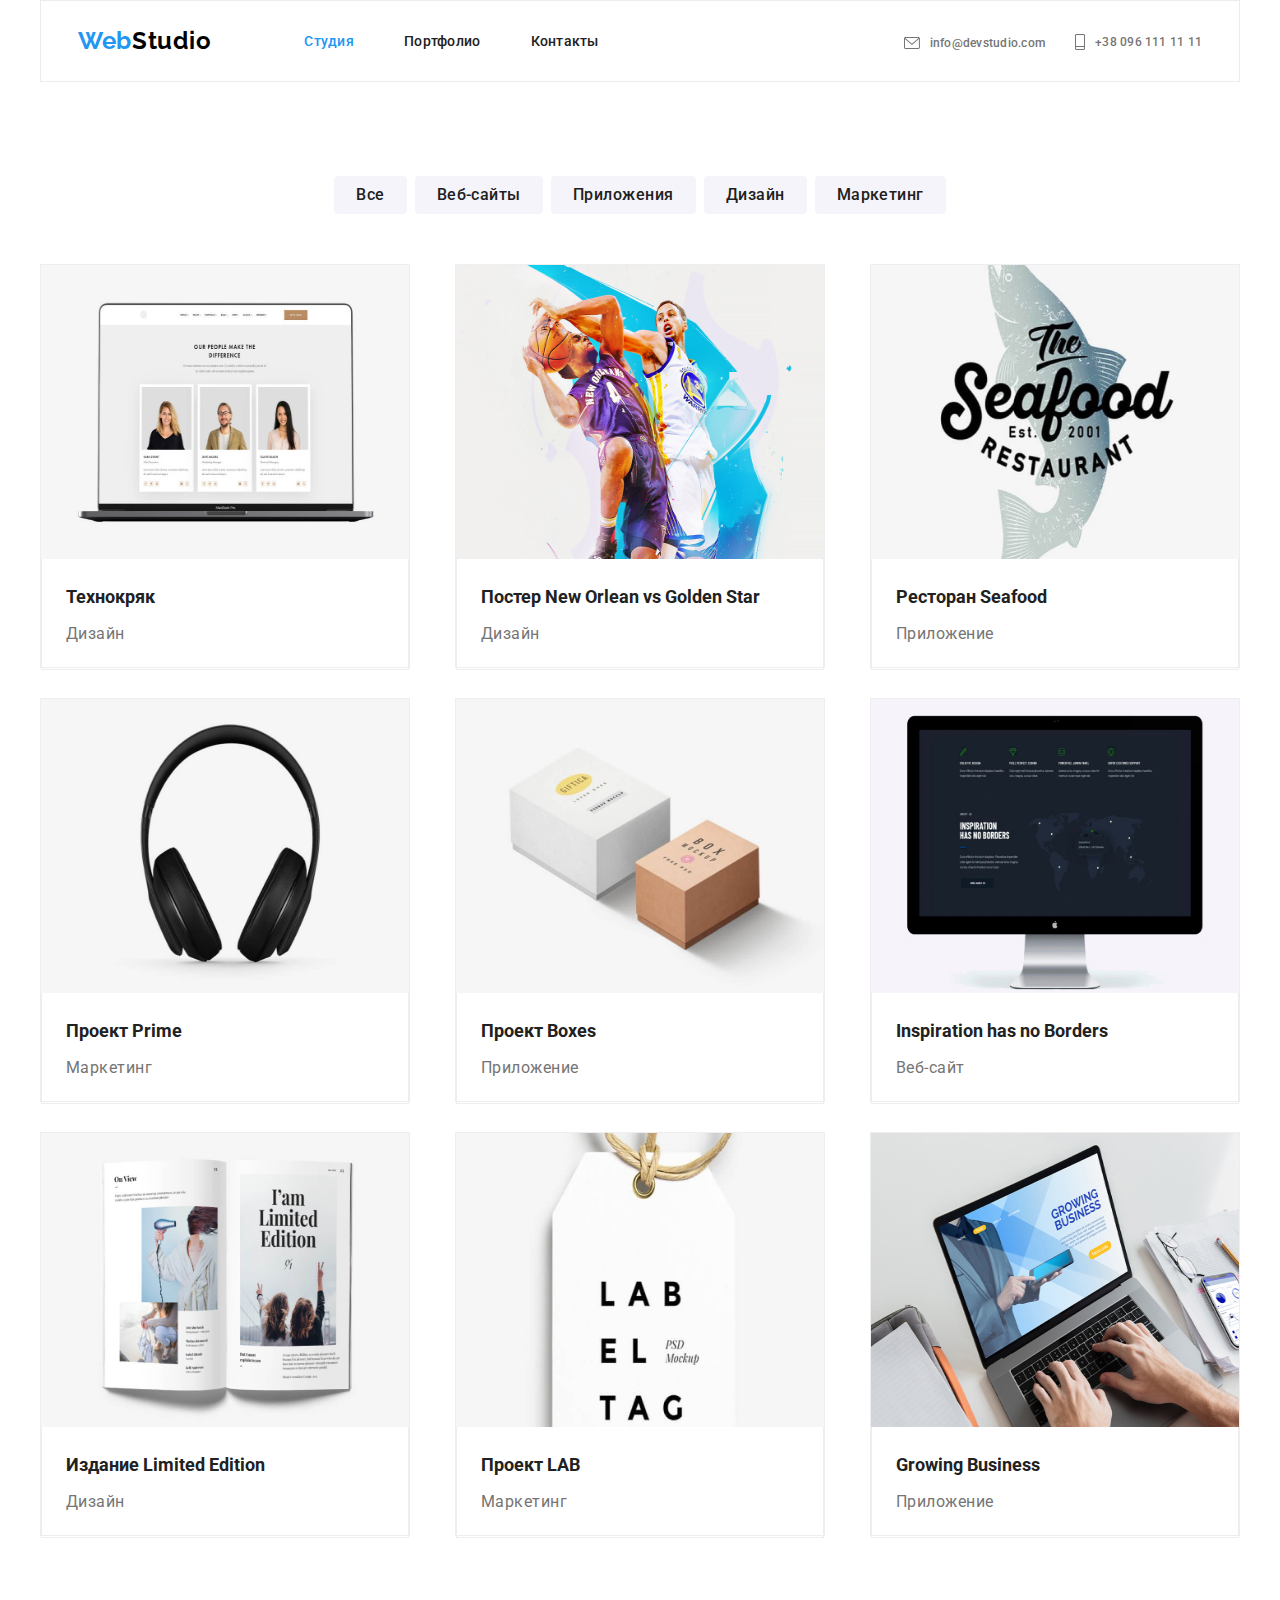
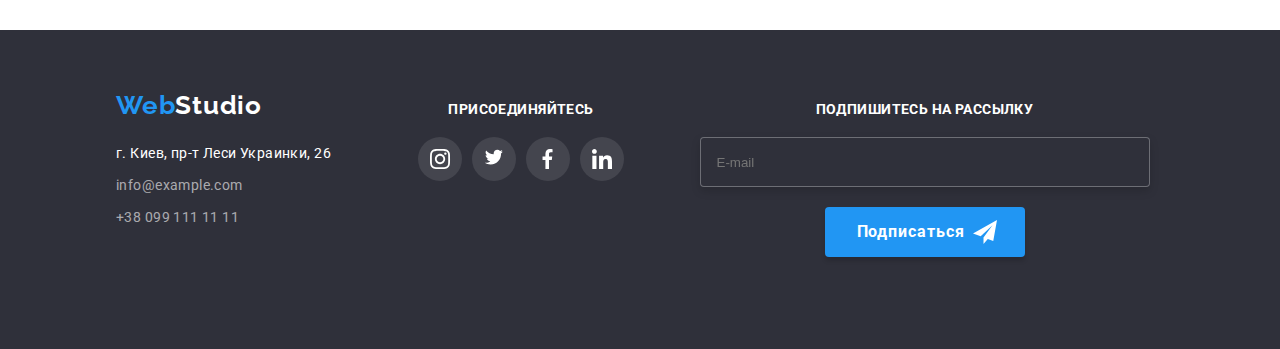
<file: portfolio.html>
<!DOCTYPE html>
<html lang="ru">

<head>
  <meta charset="UTF-8">
  <meta name="viewport" content="width=device-width, initial-scale=1.0">
  <title>WebStudio</title>
  <link rel="stylesheet" href="./css/main.min.css">
  <link rel="preconnect" href="https://fonts.gstatic.com">
  <link href="https://fonts.googleapis.com/css2?family=Raleway:wght@700&family=Roboto:wght@400;500;700;900&display=swap"
    rel="stylesheet">
</head>
<body>
<header class="header">
  <div class="container">
    <nav class="menu">
      <a href="./index.html" class="icon_head">
        <span class="color_accent">Web</span>Studio
      </a>
      <button type="button" class="menu_button" data-menu-button><svg class="menu_24px" width="18.5px" height="18.5px">
          <use href="./symbol-defs.svg#icon-menu_24px" class="open" width="18.5px" height="18.5px"></use>
          <use href="./symbol-defs.svg#icon-close_24px" class="cross" width="18.5px" height="18.5px"></use>
        </svg>
      </button>
      <div class="menu_container " id="menu_container" data-menu>
        <ul class="menu_list">
          <li class="menu_item"><a href="./index.html" class="menu_link_list accent">Студия </a></li>
          <li class="menu_item"><a href="./portfolio.html" class="menu_link_list">Портфолио</a></li>
          <li class="menu_item"><a href="" class="menu_link_list">Контакты</a></li>
        </ul>

        <ul class="address">
          <li class="address_link"><a href="mailto:info@devstudio.com" class="address_item"><svg class="link-mail"
                height="12" width="16">
                <use href="./symbol-defs.svg#icon-envelope"></use>
              </svg>info@devstudio.com</a></li>
          <li class="address_link"><a href="tel:380961111111" class="address_item"><svg class="link-phone " height="16"
                width="10">
                <use href="./symbol-defs.svg#icon-phone"></use>
              </svg>+38 096 111 11 11</a></li>
        </ul>
      </div>
    </nav>
  </div>
</header>
<main class="main">
  <section class="section">
    <div class="container">         
      <ul class="nav_portfoil">
        <li class="nav_portfoil_items"><button type="button" class="nav_btn">Все</button></li>
        <li class="nav_portfoil_items"><button type="button" class="nav_btn">Веб-сайты</button></li>
        <li class="nav_portfoil_items"><button type="button" class="nav_btn">Приложения</button></li>
        <li class="nav_portfoil_items"><button type="button" class="nav_btn">Дизайн</button></li>
        <li class="nav_portfoil_items"><button type="button" class="nav_btn">Маркетинг</button></li>
      </ul>


      <h2 class="visually-hidden">Примеры </h2>
      <ul class="photo_list">
      <li class="photo_item">
        <a class="link_photo " href="" >
          <div class="services-img-box">
            <img class="photo_img" src="./img/img11-1х.jpg"
              width="370" height="294" />
            <p class="services-text">Технокряк это современная площадка распространения коронавируса.
              Компании используют эту платформу для цифрового
              шпионажа и атак на защищённые сервера конкурентов.</p>
          </div>
          <div class="photo_box">
            <h3 class="photo_head">Технокряк</h3>
            <p class="photo_text">Дизайн</p>
          </div></a>
        
        </li>
      <li class="photo_item">
        <a class="link_photo " href="">
          <div class="services-img-box photo_img1">
            <img class="photo_img " src="./img/img22-1х.jpg" width="370" height="294" />
            <p class="services-text">Технокряк это современная площадка распространения коронавируса.
              Компании используют эту платформу для цифрового
              шпионажа и атак на защищённые сервера конкурентов.</p>
          </div>
        <div class="photo_box">
          <h3 class="photo_head">Постер New Orlean vs Golden Star</h3>
          <p class="photo_text">Дизайн</p>
        </div></a>
        
        </li>
        <li class="photo_item">
          <a class="link_photo " href="">
            <div class="services-img-box photo_img2">
              <img class="photo_img" src="./img/img33-1х.jpg" width="370" height="294" />
              <p class="services-text">Технокряк это современная площадка распространения коронавируса.
                Компании используют эту платформу для цифрового
                шпионажа и атак на защищённые сервера конкурентов.</p>
            </div>
        <div class="photo_box">
          <h3 class="photo_head">Ресторан Seafood</h3>
          <p class="photo_text">Приложение</p>
        </div></a>
        
        </li>
        <li class="photo_item">
          <a class="link_photo " href="">
            <div class="services-img-box photo_img3">
              <img class="photo_img" src="./img/img44-1х.jpg" width="370" height="294" />
              <p class="services-text">Технокряк это современная площадка распространения коронавируса.
                Компании используют эту платформу для цифрового
                шпионажа и атак на защищённые сервера конкурентов.</p>
            </div>
        <div class="photo_box">
          <h3 class="photo_head">Проект Prime</h3>
          <p class="photo_text">Маркетинг</p>
        </div></a>
        
        </li>
      <li class="photo_item">
        <a class="link_photo " href="">
          <div class="services-img-box photo_img4">
            <img class="photo_img" src="./img/img55-1х.jpg" width="370" height="294" />
            <p class="services-text">Технокряк это современная площадка распространения коронавируса.
              Компании используют эту платформу для цифрового
              шпионажа и атак на защищённые сервера конкурентов.</p>
          </div>
        <div class="photo_box">
          <h3 class="photo_head">Проект Boxes</h3>
          <p class="photo_text">Приложение</p>
        </div></a>
        
        </li>
      <li class="photo_item">
        <a class="link_photo " href="">
          <div class="services-img-box photo_img5">
            <img class="photo_img" src="./img/img66-1х.jpg" width="370" height="294" />
            <p class="services-text">Технокряк это современная площадка распространения коронавируса.
              Компании используют эту платформу для цифрового
              шпионажа и атак на защищённые сервера конкурентов.</p>
          </div>
        <div class="photo_box">
          <h3 class="photo_head">Inspiration has no Borders</h3>
          <p class="photo_text">Веб-сайт</p>
        </div></a>
        
        </li>
        <li class="photo_item">
          <a class="link_photo " href="">
            <div class="services-img-box">
              <img class="photo_img" src="./img/img77-1х.jpg" width="370" height="294" />
              <p class="services-text">Технокряк это современная площадка распространения коронавируса.
                Компании используют эту платформу для цифрового
                шпионажа и атак на защищённые сервера конкурентов.</p>
            </div>
        <div class="photo_box">
          <h3 class="photo_head">Издание Limited Edition</h3>
          <p class="photo_text">Дизайн</p>
        </div></a>
        
        </li>
        <li class="photo_item">
          <a class="link_photo " href="">
            <div class="services-img-box">
              <img class="photo_img" src="./img/img88-1х.jpg" width="370" height="294" />
              <p class="services-text">Технокряк это современная площадка распространения коронавируса.
                Компании используют эту платформу для цифрового
                шпионажа и атак на защищённые сервера конкурентов.</p>
            </div>
        <div class="photo_box">
          <h3 class="photo_head">Проект LAB</h3>
          <p class="photo_text">Маркетинг</p>
        </div></a>
        
        </li>
        <li class="photo_item">
          <a class="link_photo " href="">
            <div class="services-img-box">
              <img class="photo_img" src="./img/img99-1х.jpg" width="370" height="294" />
              <p class="services-text">Технокряк это современная площадка распространения коронавируса.
                Компании используют эту платформу для цифрового
                шпионажа и атак на защищённые сервера конкурентов.</p>
            </div>
        <div class="photo_box">
          <h3 class="photo_head">Growing Business</h3>
          <p class="photo_text">Приложение</p>
        </div></a>
        
        </li>
      </ul>
    </div>
  </section>
</main>
<footer class="footer">
  <div class="container footer_container">
    <div class="footer_box_text">
      <a href="./index.html" class="icon_footer">
        <span class="color_accent">Web</span>Studio
      </a>
      <div>
        <ul class="contact">
          <li class="contact_list contact_list_maps"> <a href=""><span class="color_footer_white">г. Киев, пр-т Леси
                Украинки, 26</span></a></li>
          <li class="contact_list contact_tel_mail"> <a href="mailto:info@devstudio.com"><span
                class="color_footer">info@example.com</span></a></li>
          <li class="contact_list contact_tel_mail"> <a href="tel:380961111111"><span class="color_footer">+38 099 111
                11 11</span></a></li>
        </ul>
      </div>
    </div>

    <div class="titel_footer">
      <h3 class="titel_footer">присоединяйтесь</h3>
      <ul class="footer_list">
        <li class="footer_item"><a href="" class="footer_svg"><svg class="insatagram social_footer" width="20"
              height="20">
              <use href="./symbol-defs.svg#icon-instagram"></use>
            </svg></a></li>
        <li class="footer_item"><a href="" class="footer_svg"><svg class="twiter social_footer" width="20"
              height="16.25">
              <use href="./symbol-defs.svg#icon-twiter"></use>
            </svg></a></li>
        <li class="footer_item"><a href="" class="footer_svg"><svg class="facebook social_footer" width="10"
              height="20">
              <use href="./symbol-defs.svg#icon-facebook"></use>
            </svg></a></li>
        <li class="footer_item"><a href="" class="footer_svg"><svg class="linkedin social_footer" width="20"
              height="20">
              <use href="./symbol-defs.svg#icon-linkedin"></use>
            </svg></a></li>

        </li>

      </ul>
    </div>
    <div class="box_form_footer">
      <p class="text_footer_modal">Подпишитесь на рассылку</p>
      <form action="" class="form_footer">
        <label for="" class="text_footer_input_labe">
          <input type="text" class="text_footer_input" placeholder="E-mail">

        </label>
        <button type="submit" class=" modal_form_btn_footer"> <span class="text_button_footer"> Подписаться
          </span><svg class="linkedin social_footer_telega" width="20" height="20">
            <use href="./symbol-defs.svg#icon-icon-send"></use>
          </svg></button>
      </form>

    </div>
  </div>

  </div>

</footer>
<div class="backdrop is-hidden" data-modal>
  <div class="modal ">
    <button type="button" class="close-btn" data-modal-close><svg class="close_btn_modal" width="11" height="11">
        <use href="./symbol-defs.svg#icon-close"></use>

      </svg></button>
    <p class="text_modal">Оставьте свои данные, мы вам перезвоним</p>
    <form action="#" class="modal_form">
      <label class="modal_form_field">
        <span class="text_modal_form">Имя </span>
        <input type="text" name="user_name" class="modal_form_input"><svg class="modal_form_icon" width="12"
          height="12">
          <use href="./symbol-defs.svg#icon-name"></use>
        </svg>
      </label>
      <label class="modal_form_field">
        <span class="text_modal_form">Телефон</span>
        <input type="tel" name="user_tel" class="modal_form_input"><svg class="modal_form_icon" width="12" height="12">
          <use href="./symbol-defs.svg#icon-tel"></use>
        </svg>
      </label>
      <label class="modal_form_field">
        <span class="text_modal_form">Почта</span>
        <input type="text" name="user_mail" class="modal_form_input"><svg class="modal_form_icon" width="12"
          height="12">
          <use href="./symbol-defs.svg#icon-mail"></use>
        </svg>
      </label>
      <label class="modal_form_field"><span class="text_modal_form text_modal_form_textarea">Комментарий</span>
        <textarea class="modal_form_massage" name="user_massage" placeholder="Введите текст"></textarea>
      </label>
      <input id="user_polisy" type="checkbox" name="user_policy" value="accept-polisy"
        class="modal_form_policy visually-hidden">
      <label for="user_polisy" class="modal_form_policy_text"><svg class="modal_form_icon_checbox" width="11"
          height="8">
          <use href="./symbol-defs.svg#icon-checbox"></use>
        </svg><span class="text_checbox">Соглашаюсь с рассылкой и принимаю <a href="" class="link_modal">Условия
            договора</a></span></label>
      <button type="submit" class="modal_form_btn">Отправить</button>
    </form>
  </div>
</div>
<script src="js/modal.js"></script>
<script src="js/menu.js"></script>
</body>

</html>
</file>
<file: css/main.min.css>
.menu_container{background:#ffffff;-webkit-box-shadow:0px 4px 8px rgba(0,0,0,0.04),0px 2px 4px rgba(0,0,0,0.08),0px 1px 3px rgba(0,0,0,0.16);box-shadow:0px 4px 8px rgba(0,0,0,0.04),0px 2px 4px rgba(0,0,0,0.08),0px 1px 3px rgba(0,0,0,0.16)}.menu_container.is-open{display:block}@media screen and (max-width: 768px){.menu_container{display:none;position:absolute;top:100%;left:0;width:100%;height:393px;background-color:#ffffff;padding:60px;text-align:center;font-size:20px;-webkit-box-shadow:0px 4px 8px rgba(0,0,0,0.04),0px 2px 4px rgba(0,0,0,0.08),0px 1px 3px rgba(0,0,0,0.16);box-shadow:0px 4px 8px rgba(0,0,0,0.04),0px 2px 4px rgba(0,0,0,0.08),0px 1px 3px rgba(0,0,0,0.16);z-index:2}}@media screen and (max-width: 767px){.menu_item:not(:last-child){margin-bottom:40px}.menu_item:last-child{margin-bottom:60px}.address_link:not(:last-child){margin-bottom:16px}.menu_button.is-open .cross{display:block}}.open{display:-webkit-box;display:-ms-flexbox;display:flex;margin-left:auto}.menu_button .cross{display:none}.menu_item{text-align:center}.menu_button.is-open .open{display:none}.menu_button{background:#ffffff;border:#ffffff;margin-left:auto}.color_accent{color:#2196f3}.header{display:-webkit-box;display:-ms-flexbox;display:flex;-webkit-box-align:center;-ms-flex-align:center;align-items:center;padding-top:16px;padding-bottom:16px;width:480px;position:relative;border:1px solid #ececec;margin:auto}.menu_24px:hover,.menu_24px:focus{fill:#2196f3;-webkit-transition-property:all;transition-property:all;-webkit-transition-duration:250ms;transition-duration:250ms;-webkit-transition-timing-function:linear;transition-timing-function:linear}.menu{display:-webkit-box;display:-ms-flexbox;display:flex;-webkit-box-align:center;-ms-flex-align:center;align-items:center;height:28px}.menu_list{-webkit-box-align:center;-ms-flex-align:center;align-items:center}.menu_link_list{font-family:"Roboto",sans-serif;font-style:normal;font-weight:500;font-size:18px;line-height:21px;letter-spacing:0.02em;text-align:center;color:#212121;-webkit-transition-property:color;transition-property:color;-webkit-transition-duration:250ms;transition-duration:250ms;-webkit-transition-timing-function:linear;transition-timing-function:linear}.menu_link_list:hover,.menu_link_list:focus{color:#2196f3}.icon_head{margin-right:93px}.address_item{font-family:"Roboto",sans-serif;font-style:normal;font-weight:500;font-size:18px;line-height:21px;letter-spacing:0.02em;-webkit-box-pack:center;-ms-flex-pack:center;justify-content:center;display:-webkit-box;display:-ms-flexbox;display:flex;-webkit-box-align:center;-ms-flex-align:center;align-items:center;color:#757575;-webkit-transition-property:color;transition-property:color;-webkit-transition-duration:250ms;transition-duration:250ms;-webkit-transition-timing-function:linear;transition-timing-function:linear}.address_item:hover,.address_item:focus{color:#2196f3}.address{-webkit-box-align:center;-ms-flex-align:center;align-items:center}.address_link{text-align:center}.link-mail{margin-right:10px;fill:currentColor}.link-phone{margin-right:10px;fill:currentColor}@media screen and (min-width: 768px){.header{padding-top:26px;width:768px;padding-bottom:26px}.icon_head{padding-top:26px;padding-bottom:26px;margin-right:88px}.menu_button{display:none}.menu_container{-webkit-box-shadow:none;box-shadow:none}.menu_item{margin:0px}.menu_item:not(:last-child){margin-right:50px}.menu_item:last-child{margin-right:84px}.address_link:not(:last-child){margin-bottom:10px}.menu_link_list{font-size:14px;line-height:16px}.menu_container{display:-webkit-box;display:-ms-flexbox;display:flex;-webkit-box-pack:justify;-ms-flex-pack:justify;justify-content:space-between}.menu_list{display:-webkit-box;display:-ms-flexbox;display:flex}.address{display:block}.address_item{font-size:12px;line-height:14px}.address_item .icon_head{margin-right:88px}}.accent{color:#2196f3}@media screen and (min-width: 1200px){.icon_head{margin-right:93px;font-size:26px;line-height:31px}.header{width:1200px}.menu_item:last-child{margin-right:305px}.address{display:-webkit-box;display:-ms-flexbox;display:flex;-webkit-box-align:end;-ms-flex-align:end;align-items:end}.address_link:not(:last-child){margin-bottom:0px;margin-right:30px}}h1,h2,h3,h4,h5,h6{margin:0}*,::after,::before{-webkit-box-sizing:border-box;box-sizing:border-box}ol,ul{margin:0}p{margin:0}img{display:block}a{text-decoration:none;color:black}body{padding:0;margin:0}ul{padding:0;margin:0;list-style:none}.container{padding:0 15px;margin-left:auto;margin-right:auto}.section{padding-top:60px;padding-bottom:60px;margin:auto}@media (min-width: 0) and (max-width: 480px){.container{max-width:480px;width:100%}}@media screen and (min-width: 768px){.container{max-width:1200px}.section{margin:0}}@media screen and (min-width: 1200px){.container{max-width:4000px}.section{padding-top:94px;padding-bottom:94px}}.visually-hidden{position:absolute;width:1px;height:1px;margin:-1px;border:0;padding:0;white-space:nowrap;-webkit-clip-path:inset(100%);clip-path:inset(100%);clip:rect(0 0 0 0);overflow:hidden}.icon_head{font-family:"Raleway", sans-serif;font-style:normal;font-weight:bold;font-size:24px;line-height:28px;letter-spacing:0.03em}.hero{height:400px;background-repeat:no-repeat;background-size:cover;background-color:#757575;background-image:url(../../img/hero-1x.jpg);display:-webkit-box;display:-ms-flexbox;display:flex;-webkit-box-align:center;-ms-flex-align:center;align-items:center;-webkit-box-pack:center;-ms-flex-pack:center;justify-content:center;width:480px;margin-right:auto;margin-left:auto;background-size:480px 400px}.hero_title{font-family:Roboto;font-style:normal;font-weight:900;font-size:26px;line-height:42px;text-align:center;letter-spacing:0.06em;text-transform:uppercase;width:360px;color:#ffffff;margin-bottom:30px}.hero_btn{display:-webkit-box;display:-ms-flexbox;display:flex;margin:auto;padding:10px 32px;font-weight:700;font-size:16px;line-height:1.875;text-align:center;letter-spacing:0.06em;color:#fff;border:none;background:#2196f3;border-radius:4px;-webkit-box-shadow:0px 4px 4px rgba(0,0,0,0.15);box-shadow:0px 4px 4px rgba(0,0,0,0.15);cursor:pointer}@media screen and (min-device-pixel-ratio: 2), screen and (-webkit-min-device-pixel-ratio: 2), screen and (min-resolution: 192dpi), screen and (min-resolution: 2dppx){.hero{background-image:url("../../img/hero-2x.jpg")}}@media screen and (min-width: 768px){.hero{background-image:url(../../img/hero_tablet-1x.jpg);width:768px;background-size:768px 400px}}@media screen and (min-width: 768px) and (min-device-pixel-ratio: 2), screen and (min-width: 768px) and (-webkit-min-device-pixel-ratio: 2), screen and (min-width: 768px) and (min-resolution: 192dpi), screen and (min-width: 768px) and (min-resolution: 2dppx){.hero{background-image:url("../../img/hero_tablet-2x.jpg")}}@media screen and (min-width: 1200px){.hero{background-image:url(../../img/hero_desk-1x.jpg);width:1600px;padding-top:200px;padding-bottom:200px;height:600px;background-size:1600px 600px}}@media screen and (min-width: 1200px) and (min-device-pixel-ratio: 2), screen and (min-width: 1200px) and (-webkit-min-device-pixel-ratio: 2), screen and (min-width: 1200px) and (min-resolution: 192dpi), screen and (min-width: 1200px) and (min-resolution: 2dppx){.hero{background-image:url("../../img/hero_desk-2x.jpg")}}@media screen and (min-width: 1200px){.hero_title{font-size:44px;line-height:60px;width:696px}}.features_gray{-webkit-box-align:center;-ms-flex-align:center;align-items:center;background:#f5f4fa;border-radius:4px;width:450px;height:120px;margin-bottom:30px}.vektor{width:65.32px;height:120px;display:-webkit-box;display:-ms-flexbox;display:flex;margin-left:auto;margin-right:auto}.features_head{font-family:"Roboto",sans-serif;font-style:normal;font-weight:bold;font-size:14px;line-height:16px;text-align:center;letter-spacing:0.03em;text-transform:uppercase;color:#212121}.features_paragraph{font-family:"Roboto",sans-serif;font-style:normal;font-weight:normal;font-size:14px;line-height:24px;margin-top:10px;letter-spacing:0.03em;margin-bottom:30px;color:#757575}.features{width:480px}@media screen and (min-width: 768px){.features_paragraph{width:354px;height:75px}.features_head{text-align:left}.features_gray{width:354px;height:120px}.features{width:768px;margin:auto}.features_list{display:-webkit-box;display:-ms-flexbox;display:flex;-ms-flex-wrap:wrap;flex-wrap:wrap}.features_items:nth-child(odd){margin-right:30px}}@media screen and (min-width: 1200px){.features{width:1200px}.features_gray{width:270px;height:120px}.features_gray:not(:last-child){margin-right:30px}.features_items:nth-child(odd){margin-right:0}.features_paragraph{width:270px;height:75px}.features_list{-ms-flex-wrap:nowrap;flex-wrap:nowrap}}.about{display:none}@media screen and (min-width: 1200px){.about{display:-webkit-box;display:-ms-flexbox;display:flex}.img1-1x_about{background-image:url("../../img/img.1-1x.jpg")}.img2-1x_about{background-image:url("../../img/img.2-1x.jpg")}.img3-1x_about{background-image:url("../../img/img.3-1x.jpg")}}@media screen and (min-width: 1200px) and (min-device-pixel-ratio: 2), screen and (min-width: 1200px) and (-webkit-min-device-pixel-ratio: 2), screen and (min-width: 1200px) and (min-resolution: 192dpi), screen and (min-width: 1200px) and (min-resolution: 2dppx){.img1-1x_about{background-image:url("../../img/img.1-2x.jpg")}}@media screen and (min-width: 1200px) and (min-device-pixel-ratio: 2), screen and (min-width: 1200px) and (-webkit-min-device-pixel-ratio: 2), screen and (min-width: 1200px) and (min-resolution: 192dpi), screen and (min-width: 1200px) and (min-resolution: 2dppx){.img2-1x_about{background-image:url("../../img/img.2-2x.jpg")}}@media screen and (min-width: 1200px) and (min-device-pixel-ratio: 2), screen and (min-width: 1200px) and (-webkit-min-device-pixel-ratio: 2), screen and (min-width: 1200px) and (min-resolution: 192dpi), screen and (min-width: 1200px) and (min-resolution: 2dppx){.img3-1x_about{background-image:url("../../img/img.3-2x.jpg")}}.section.about{padding-top:0}.about_list{display:-webkit-box;display:-ms-flexbox;display:flex;-webkit-box-align:center;-ms-flex-align:center;align-items:center}.about{padding-top:0}.about_head{font-family:"Roboto",sans-serif;font-style:normal;font-weight:bold;font-size:36px;line-height:42px;text-align:center;letter-spacing:0.03em;color:#212121;margin-bottom:50px}.about_list_item:not(:last-child){margin-right:30px}.text_about{font-family:"Roboto",sans-serif;font-style:normal;font-weight:bold;font-size:14px;line-height:16px;text-align:center;letter-spacing:0.03em;text-transform:uppercase;position:absolute;bottom:0;color:#fff;width:370px;height:70px;padding-top:27px;background-color:rgba(47,48,58,0.8)}.about_list_item{position:relative}.section.team{background-color:#f5f4fa;min-width:480px}.team_head{font-family:"Roboto",sans-serif;font-style:normal;font-weight:bold;font-size:28px;line-height:33px;margin-bottom:30px;text-align:center;letter-spacing:0.03em;color:#212121}.team_item{background:#fff;width:450px;height:622px;-webkit-box-shadow:0px 1px 3px rgba(0,0,0,0.12),0px 1px 1px rgba(0,0,0,0.14),0px 2px 1px rgba(0,0,0,0.2);box-shadow:0px 1px 3px rgba(0,0,0,0.12),0px 1px 1px rgba(0,0,0,0.14),0px 2px 1px rgba(0,0,0,0.2);border-radius:0px 0px 4px 4px}.team_list_head{font-family:"Roboto",sans-serif;font-style:normal;font-weight:500;font-size:16px;line-height:19px;text-align:center;letter-spacing:0.03em;color:#212121;margin-bottom:10px}.team_text{font-family:"Roboto",sans-serif;font-style:normal;font-weight:normal;font-size:16px;line-height:19px;text-align:center;letter-spacing:0.03em;color:#757575}.team_list_item_text{padding-top:30px;padding-bottom:30px}.team_item:not(:last-child){margin-bottom:30px}.social_footer{-webkit-box-pack:start;-ms-flex-pack:start;justify-content:flex-start;width:206px;margin-right:auto;margin-left:auto;margin-top:12px}.social{display:-webkit-box;display:-ms-flexbox;display:flex;padding:0;margin:0;-webkit-box-pack:center;-ms-flex-pack:center;justify-content:center;margin-top:16px}.link_list{fill:#757575;margin-right:10px;width:44px;height:44px}.link_btn{width:44px;height:44px;border-radius:50%;background-color:#fff;fill:#afb1b8;display:-webkit-box;display:-ms-flexbox;display:flex;-webkit-box-pack:center;-ms-flex-pack:center;justify-content:center;-webkit-box-align:center;-ms-flex-align:center;align-items:center;-webkit-transition-property:all;transition-property:all;-webkit-transition-duration:250ms;transition-duration:250ms;-webkit-transition-timing-function:linear;transition-timing-function:linear}.link_btn:hover,.link_btn:focus{background-color:#2196f3;fill:#fff}@media screen and (min-device-pixel-ratio: 2), screen and (-webkit-min-device-pixel-ratio: 2), screen and (min-resolution: 192dpi), screen and (min-resolution: 2dppx){.img_team_list1{background-image:url("../../img/img1-2х.jpg")}.img_team_list2{background-image:url("../../img/img2-2х.jpg")}.img_team_list3{background-image:url("../../img/img3-2х.jpg")}.img_team_list4{background-image:url("../../img/img4-2х.jpg")}}@media screen and (min-width: 768px){.team_item{width:354px;height:536px}.team_list{display:-webkit-box;display:-ms-flexbox;display:flex;-ms-flex-wrap:wrap;flex-wrap:wrap;-webkit-box-pack:center;-ms-flex-pack:center;justify-content:center}.img_team_list1{width:354px;height:374px}.img_team_list2{width:354px;height:374px}.img_team_list3{width:354px;height:374px}.img_team_list4{width:354px;height:374px}.team_item:nth-child(-n+3){margin-bottom:30px}.team_item:nth-child(n+2){margin:0}.section.team{min-width:768px}.team_item:nth-child(odd){margin-right:30px}.img_team_list1{background-image:url("../../img/img1-tablet-1х.jpg")}.img_team_list2{background-image:url("../../img/img2-tablet-1х.jpg")}.img_team_list3{background-image:url("../../img/img3-tablet-1х.jpg")}.img_team_list4{background-image:url("../../img/img4-tablet-1х.jpg")}}@media screen and (min-width: 768px) and (min-device-pixel-ratio: 2), screen and (min-width: 768px) and (-webkit-min-device-pixel-ratio: 2), screen and (min-width: 768px) and (min-resolution: 192dpi), screen and (min-width: 768px) and (min-resolution: 2dppx){.img_team_list1{background-image:url("../../img/img1-tablet-2х.jpg")}.img_team_list2{background-image:url("../../img/img2-tablet-2х.jpg")}.img_team_list3{background-image:url("../../img/img3-tablet-2х.jpg")}.img_team_list4{background-image:url("../../img/img4-tablet-2х.jpg")}}@media screen and (min-width: 1200px){.img_team_list1{background-image:url("../../img/img1-desk-1х.jpg")}.img_team_list2{background-image:url("../../img/img2-desk-1х.jpg")}.img_team_list3{background-image:url("../../img/img3-desk-1х.jpg")}.img_team_list4{background-image:url("../../img/img4-desk-1х.jpg")}}@media screen and (min-width: 1200px) and (min-device-pixel-ratio: 2), screen and (min-width: 1200px) and (-webkit-min-device-pixel-ratio: 2), screen and (min-width: 1200px) and (min-resolution: 192dpi), screen and (min-width: 1200px) and (min-resolution: 2dppx){.img_team_list1{background-image:url("../../img/img1-desk-2х.jpg")}.img_team_list2{background-image:url("../../img/img2-desk-2х.jpg")}.img_team_list3{background-image:url("../../img/img3-desk-2х.jpg")}.img_team_list4{background-image:url("../../img/img4-desk-2х.jpg")}}@media screen and (min-width: 1200px){.team_item:not(:last-child){margin-right:30px}.team_item{width:270px;height:428px}.img_team_list1{width:270px;height:260px}.img_team_list2{width:270px;height:260px}.img_team_list3{width:270px;height:260px}.img_team_list4{width:270px;height:260px}}.client_title{font-family:"Roboto",sans-serif;font-style:normal;font-weight:bold;font-size:28px;line-height:33px;text-align:center;letter-spacing:0.03em;margin-bottom:50px;color:#212121}.client{display:-webkit-box;display:-ms-flexbox;display:flex;-ms-flex-wrap:wrap;flex-wrap:wrap;width:480px}.client_item{display:-webkit-box;display:-ms-flexbox;display:flex;-ms-flex-pack:distribute;justify-content:space-around;-webkit-box-align:center;-ms-flex-align:center;align-items:center;width:210px;height:90px;border:1px solid #afb1b8;border-radius:4px;fill:#afb1b8;-webkit-transition-property:all;transition-property:all;-webkit-transition-duration:250ms;transition-duration:250ms;-webkit-transition-timing-function:linear;transition-timing-function:linear}.client_item:hover,.client_item:focus{border-color:#2196f3;fill:#2196f3}@media (min-width: 0) and (max-width: 768px){.client_item:nth-child(-n+4){margin-bottom:30px}.client_item:nth-child(odd){margin-right:30px}}@media screen and (min-width: 768px){.client{min-width:768px;margin:auto}.client_item:nth-child(odd){margin-right:0}.client_item:nth-child(-n+4){margin-bottom:0}.client_item:nth-child(3n+1){margin-right:30px}.client_item:nth-child(3n+2){margin-right:30px}.client_item:nth-child(-n+3){margin-bottom:30px}.client_item{width:226px;height:90px}}@media screen and (min-width: 1200px){.client{width:1200px;-ms-flex-wrap:nowrap;flex-wrap:nowrap}.client_item{width:170px;height:90px}.client_item:nth-child(-n+3){margin-bottom:0}.client_item:nth-child(-n+3) .client_item:not(:last-child){margin-right:30px}.client_item:nth-child(odd){margin-right:30px}}.icon_footer{font-family:"Raleway",sans-serif;font-style:normal;font-weight:bold;font-size:26px;line-height:31px;letter-spacing:0.03em;color:#fff;margin-bottom:20px;text-align:center;display:block}.footer{background:#2f303a;padding-top:60px;padding-bottom:60px;min-width:480px;margin:auto}.titel_footer{font-family:"Roboto",sans-serif;font-style:normal;font-weight:bold;font-size:14px;line-height:16px;letter-spacing:0.03em;text-transform:uppercase;text-align:center;margin-bottom:20px;color:#fff}.social_footer{-webkit-box-pack:start;-ms-flex-pack:start;justify-content:flex-start;width:206px;margin-right:auto;margin-left:auto;margin-top:12px}.footer_container{-webkit-box-align:baseline;-ms-flex-align:baseline;align-items:baseline}.footer_svg{border-radius:50%;width:44px;height:44px;fill:#fff;background:rgba(255,255,255,0.1);-webkit-transition-property:background-color;transition-property:background-color;-webkit-transition-duration:250ms;transition-duration:250ms;-webkit-transition-timing-function:linear;transition-timing-function:linear}.footer_svg:hover,.footer_svg:focus{background:#2196f3}.footer_item:not(:last-child){margin-right:10px}.footer_svg{display:-webkit-box;display:-ms-flexbox;display:flex}.footer_list{display:-webkit-box;display:-ms-flexbox;display:flex;-webkit-box-pack:center;-ms-flex-pack:center;justify-content:center}.text_button_footer{font-family:"Roboto",sans-serif;font-style:normal;font-weight:bold;font-size:16px;line-height:30px;-webkit-box-align:center;-ms-flex-align:center;align-items:center;text-align:center;letter-spacing:0.06em;color:#fff}.social_footer_telega{position:absolute;right:28px;bottom:13px;width:24px;height:24px}.modal_form_btn_footer{position:relative;margin-right:12px}.text_footer_input_labe{display:-webkit-box;display:-ms-flexbox;display:flex;-webkit-box-pack:center;-ms-flex-pack:center;justify-content:center}.text_footer_input{border:1px solid rgba(255,255,255,0.3);-webkit-box-sizing:border-box;box-sizing:border-box;-webkit-filter:drop-shadow(0px 4px 4px rgba(0,0,0,0.15));filter:drop-shadow(0px 4px 4px rgba(0,0,0,0.15));background:#2f303a;border-radius:4px;width:450px;padding-left:16px;height:50px;margin-bottom:20px}.text_footer_input{color:#757575}.contact_list:not(:last-child){margin-bottom:8px}.contact_list{font-family:"Roboto",sans-serif;font-style:normal;font-weight:normal;font-size:14px;line-height:24px;text-align:center;letter-spacing:0.03em}.contact_list:last-child{margin-bottom:60px}.color_footer_white{color:#fff}.color_footer{color:rgba(255,255,255,0.6)}.text_footer_modal{font-family:"Roboto",sans-serif;font-style:normal;font-weight:bold;font-size:14px;line-height:16px;letter-spacing:0.03em;text-transform:uppercase;margin-bottom:20px;text-align:center;margin-top:60px;color:#fff}.modal_form_btn_footer{padding:10px 32px;font-weight:700;font-size:16px;line-height:1.875;text-align:center;letter-spacing:0.06em;color:#fff;border:none;height:50px;display:-webkit-box;display:-ms-flexbox;display:flex;width:200px;margin-left:auto;margin-right:auto;background:#2196f3;border-radius:4px;-webkit-box-shadow:0px 4px 4px rgba(0,0,0,0.15);box-shadow:0px 4px 4px rgba(0,0,0,0.15);cursor:pointer}@media screen and (min-width: 768px){.footer_box_text{display:block;width:232px;margin-left:61px;margin-right:165px}.titel_footer_list{width:206px;margin-left:auto;margin-right:89px}.footer_container{display:-webkit-box;display:-ms-flexbox;display:flex;-ms-flex-wrap:wrap;flex-wrap:wrap}.box_form_footer{margin-right:auto;margin-left:auto}.text_footer_modal{margin-top:0}}@media screen and (min-width: 1200px){.footer_box_text{display:block;width:232px;margin-left:61px;margin-right:70px}.footer_container{width:1200px}.contact_list{text-align:left}.icon_footer{text-align:left}}.backdrop{position:fixed;left:0;top:0;width:100%;height:100%;background:rgba(0,0,0,0.2)}.backdrop.is-hidden .modal{-webkit-transform:translate(-50%, -50%) scale(0);transform:translate(-50%, -50%) scale(0)}.modal_form{display:-webkit-box;display:-ms-flexbox;display:flex;-webkit-box-orient:vertical;-webkit-box-direction:normal;-ms-flex-direction:column;flex-direction:column}.text_modal{font-family:"Roboto",sans-serif;font-style:normal;font-weight:bold;font-size:20px;line-height:23px;text-align:center;letter-spacing:0.03em;margin-bottom:12px;color:#212121}.modal_form_input{width:100%;height:40px;border:1px solid rgba(33,33,33,0.2);border-radius:4px;padding-left:42px;margin-top:4px}.text_modal_form{font-family:"Roboto",sans-serif;font-style:normal;font-weight:normal;font-size:12px;line-height:14px;letter-spacing:0.01em;color:#757575}.modal_form_input:focus{outline:none;border-color:#2196f3}.modal_form_input:focus+.modal_form_icon{fill:#2196f3}.modal_form_field{margin-bottom:10px;position:relative}.text_modal_form{width:448px;height:120px}.modal_form_massage{width:100%;height:120px;border:1px solid rgba(33,33,33,0.2);padding:12px 16px;border-radius:4px;font-family:"Roboto",sans-serif;font-style:normal;font-weight:normal;font-size:14px;display:-webkit-box;display:-ms-flexbox;display:flex;line-height:16px;letter-spacing:0.01em;resize:none;margin-top:4px}.modal_form_massage:focus{outline:none;border-color:#2196f3}.modal_form_policy_text::before{display:inline-block;width:16px;height:15px;border:1px solid black;content:"";border-radius:2px;margin-right:7px;-webkit-box-align:center;-ms-flex-align:center;align-items:center}.modal_form_policy:checked+.modal_form_policy_text::before{background-color:#2196f3}.text_checbox{font-family:"Roboto",sans-serif;font-style:normal;font-weight:normal;font-size:14px;line-height:24px;letter-spacing:0.03em;color:#757575}.link_modal{color:#2196f3;text-decoration:underline}.modal_form_btn{padding:10px 32px;font-weight:700;font-size:16px;line-height:1.875;text-align:center;letter-spacing:0.06em;color:#fff;border:none;height:50px;margin-top:30px;width:200px;margin-left:auto;margin-right:auto;background:#2196f3;border-radius:4px;-webkit-box-shadow:0px 4px 4px rgba(0,0,0,0.15);box-shadow:0px 4px 4px rgba(0,0,0,0.15);cursor:pointer}.modal_form_icon{position:absolute;left:15px;bottom:14px}.modal_form_icon_checbox{fill:#fff;position:absolute;left:55px}.modal_form_policy_text{margin-top:10px;-webkit-box-pack:center;-ms-flex-pack:center;justify-content:center;display:-webkit-box;display:-ms-flexbox;display:flex;-webkit-box-align:center;-ms-flex-align:center;align-items:center}.modal{min-height:581px;width:528px;background-color:#fff;position:absolute;top:50%;left:50%;-webkit-transition:-webkit-transform 350ms linear;transition:-webkit-transform 350ms linear;transition:transform 350ms linear;transition:transform 350ms linear, -webkit-transform 350ms linear;-webkit-transform:translate(-50%, -50%) scale(1);transform:translate(-50%, -50%) scale(1);padding:40px}.close-btn{position:absolute;top:8px;right:8px;width:30px;height:30px;background-color:#fff;border:1px solid rgba(0,0,0,0.1);border-radius:50%;cursor:pointer}.is-hidden{opacity:0;visibility:hidden;pointer-events:none}.nav_portfoil{display:-webkit-box;display:-ms-flexbox;display:flex;margin-bottom:50px;-ms-flex-wrap:wrap;flex-wrap:wrap}.nav_portfoil_items:nth-child(-n+3){margin-bottom:15px}.nav_btn{padding:6px 22px;font-family:"Roboto",sans-serif;font-weight:500;font-size:16px;line-height:1.625;text-align:center;letter-spacing:0.03em;color:#212121;background-color:#f5f4fa;border:0px;border-radius:4px;cursor:pointer;-webkit-transition-property:all;transition-property:all;-webkit-transition-duration:250ms;transition-duration:250ms;-webkit-transition-timing-function:linear;transition-timing-function:linear}.nav_portfoil_items:not(:last-child){margin-right:8px}.nav_btn:hover,.nav_btn:focus{background-color:#2196f3;color:#ffffff;-webkit-box-shadow:0px 3px 1px rgba(0,0,0,0.1),0px 1px 2px rgba(0,0,0,0.08),0px 2px 2px rgba(0,0,0,0.12);box-shadow:0px 3px 1px rgba(0,0,0,0.1),0px 1px 2px rgba(0,0,0,0.08),0px 2px 2px rgba(0,0,0,0.12)}.nav-contacts .link:focus,.nav-contacts .link:hover{color:#2196f3;fill:#2196f3}.nav-contacts .link{-webkit-transition-property:all;transition-property:all;-webkit-transition-duration:250ms;transition-duration:250ms;-webkit-transition-timing-function:linear;transition-timing-function:linear}@media screen and (min-width: 646px){.nav_portfoil_items:nth-child(-n+3){margin-bottom:0}.nav_portfoil{-webkit-box-pack:center;-ms-flex-pack:center;justify-content:center}}.photo_list{display:-webkit-box;display:-ms-flexbox;display:flex;-ms-flex-wrap:wrap;flex-wrap:wrap;-webkit-box-pack:justify;-ms-flex-pack:justify;justify-content:space-between;margin:0 auto}.photo_item{background:#fff;border:1px solid #eeeeee;-webkit-box-sizing:border-box;box-sizing:border-box;margin-bottom:30px}.photo_head{font-family:"Roboto",sans-serif;font-style:normal;font-weight:bold;font-size:18px;line-height:36px;display:inline;color:#212121;margin-bottom:4px}.photo_text{font-family:"Roboto",sans-serif;font-style:normal;font-weight:normal;font-size:16px;line-height:30px;letter-spacing:0.03em;display:inline;color:#757575}.photo_box{display:-webkit-box;display:-ms-flexbox;display:flex;-webkit-box-orient:vertical;-webkit-box-direction:normal;-ms-flex-direction:column;flex-direction:column;padding:20px 24px;border-width:0 1px 1px 1px;border-style:solid;border-color:#eeeeee}.photo_item:nth-child(3n){margin-right:0}.photo_item:nth-last-child(-n+3){margin-bottom:0}.photo_item:focus,.photo_item:hover{-webkit-box-shadow:0px 1px 1px rgba(0,0,0,0.12),0px 4px 4px rgba(0,0,0,0.06),1px 4px 6px rgba(0,0,0,0.16);box-shadow:0px 1px 1px rgba(0,0,0,0.12),0px 4px 4px rgba(0,0,0,0.06),1px 4px 6px rgba(0,0,0,0.16)}.photo_item{-webkit-transition-property:all;transition-property:all;-webkit-transition-duration:250ms;transition-duration:250ms;-webkit-transition-timing-function:linear;transition-timing-function:linear}.photo_item{-webkit-transition:-webkit-box-shadow 250ms cubic-bezier(0.4, 0, 0.2, 1);transition:-webkit-box-shadow 250ms cubic-bezier(0.4, 0, 0.2, 1);transition:box-shadow 250ms cubic-bezier(0.4, 0, 0.2, 1);transition:box-shadow 250ms cubic-bezier(0.4, 0, 0.2, 1), -webkit-box-shadow 250ms cubic-bezier(0.4, 0, 0.2, 1)}.link_photo:hover .services-text,.link_photo:focus .services-text{-webkit-transform:translateY(0);transform:translateY(0)}.services-img-box{position:relative;overflow:hidden}.services-text{position:absolute;bottom:0;width:100%;height:100%;font-family:"Roboto",sans-serif;font-weight:400;font-size:18px;line-height:1.56;letter-spacing:0.03em;padding:63px 24px;color:#fff;background-color:rgba(33,150,243,0.9);-webkit-transition:-webkit-transform 250ms cubic-bezier(0.4, 0, 0.2, 1);transition:-webkit-transform 250ms cubic-bezier(0.4, 0, 0.2, 1);transition:transform 250ms cubic-bezier(0.4, 0, 0.2, 1);transition:transform 250ms cubic-bezier(0.4, 0, 0.2, 1), -webkit-transform 250ms cubic-bezier(0.4, 0, 0.2, 1);-webkit-transform:translateY(100%);transform:translateY(100%)}@media screen and (min-width: 1200px){.photo_list{width:1200px}}@media screen and (min-width: 480px){.photo_item{width:450px;height:404px}.photo_img{width:450px;height:294px}}@media screen and (min-width: 768px){.photo_item{width:354px;height:404px}.photo_img{width:354px;height:294px}}@media screen and (min-width: 1200px){.photo_item{width:370px;height:404px}.photo_img{width:370px;height:294px}}
/*# sourceMappingURL=main.min.css.map */
</file>
